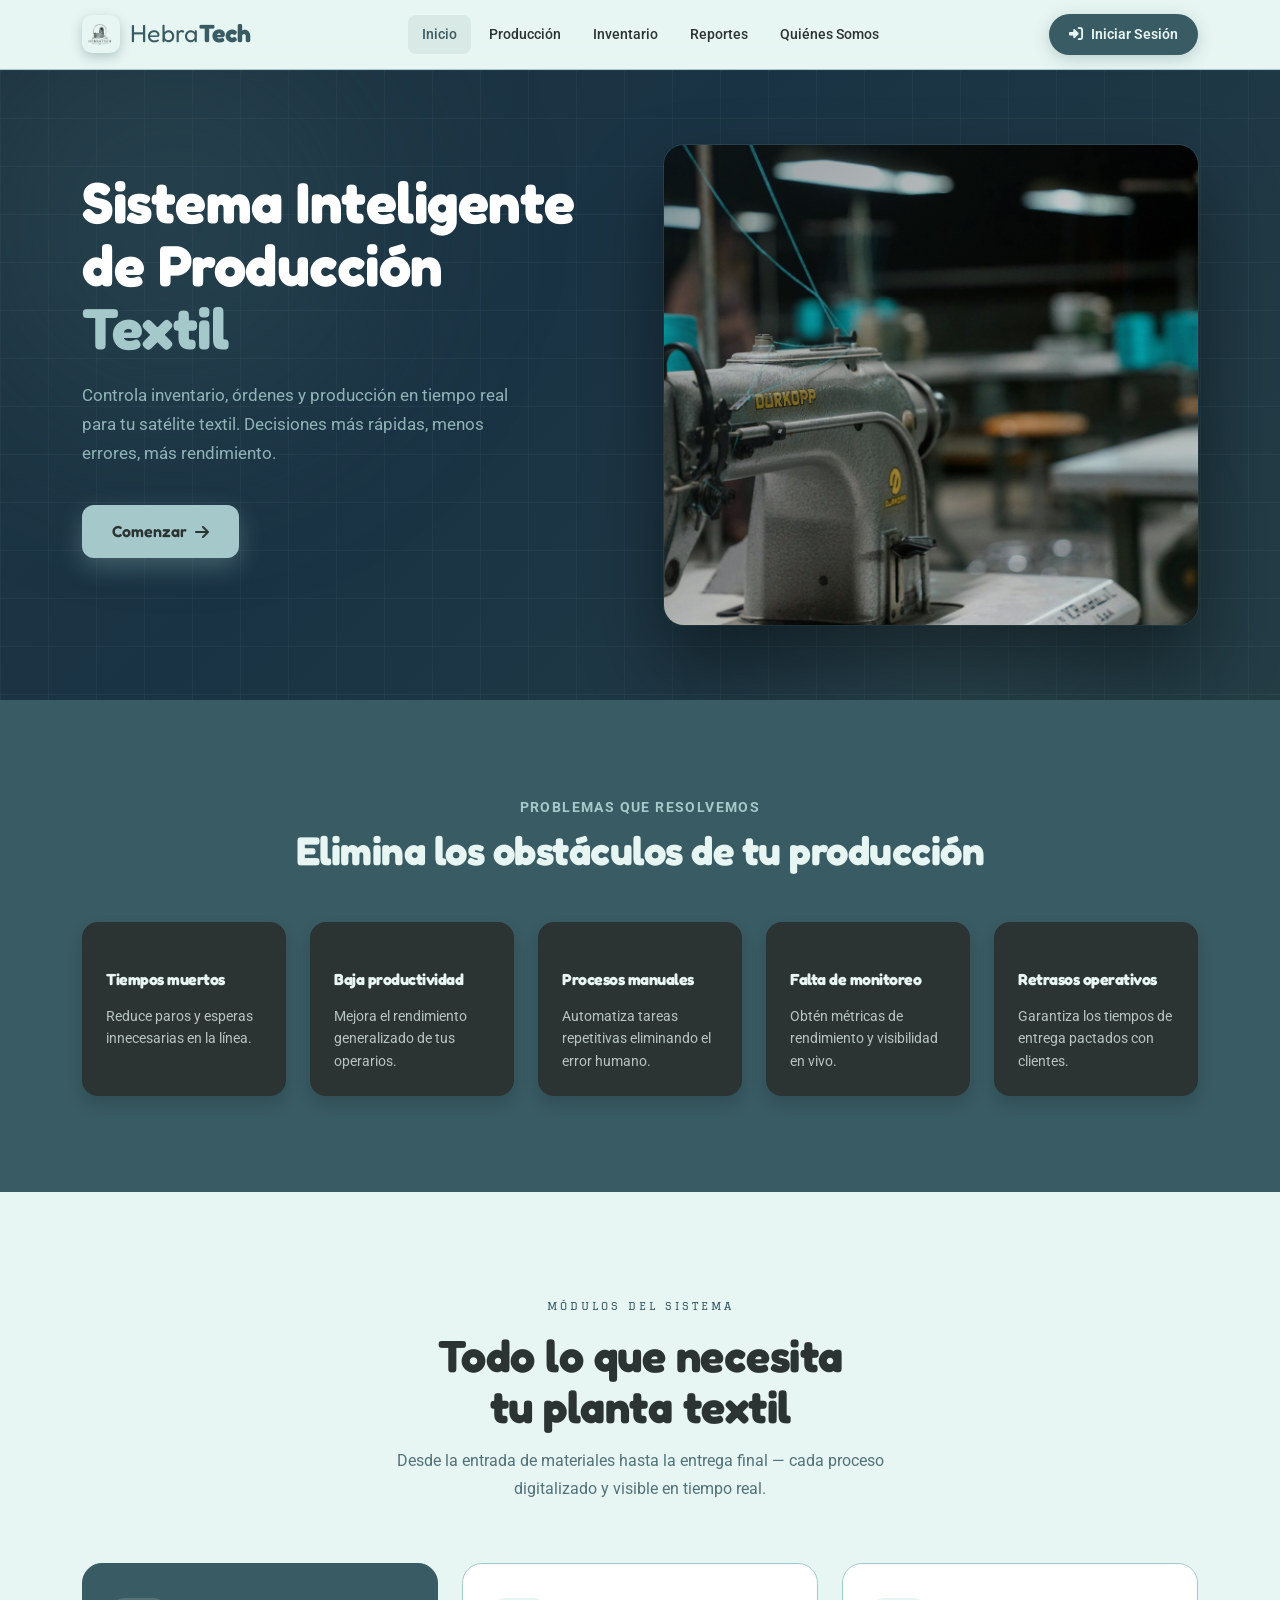
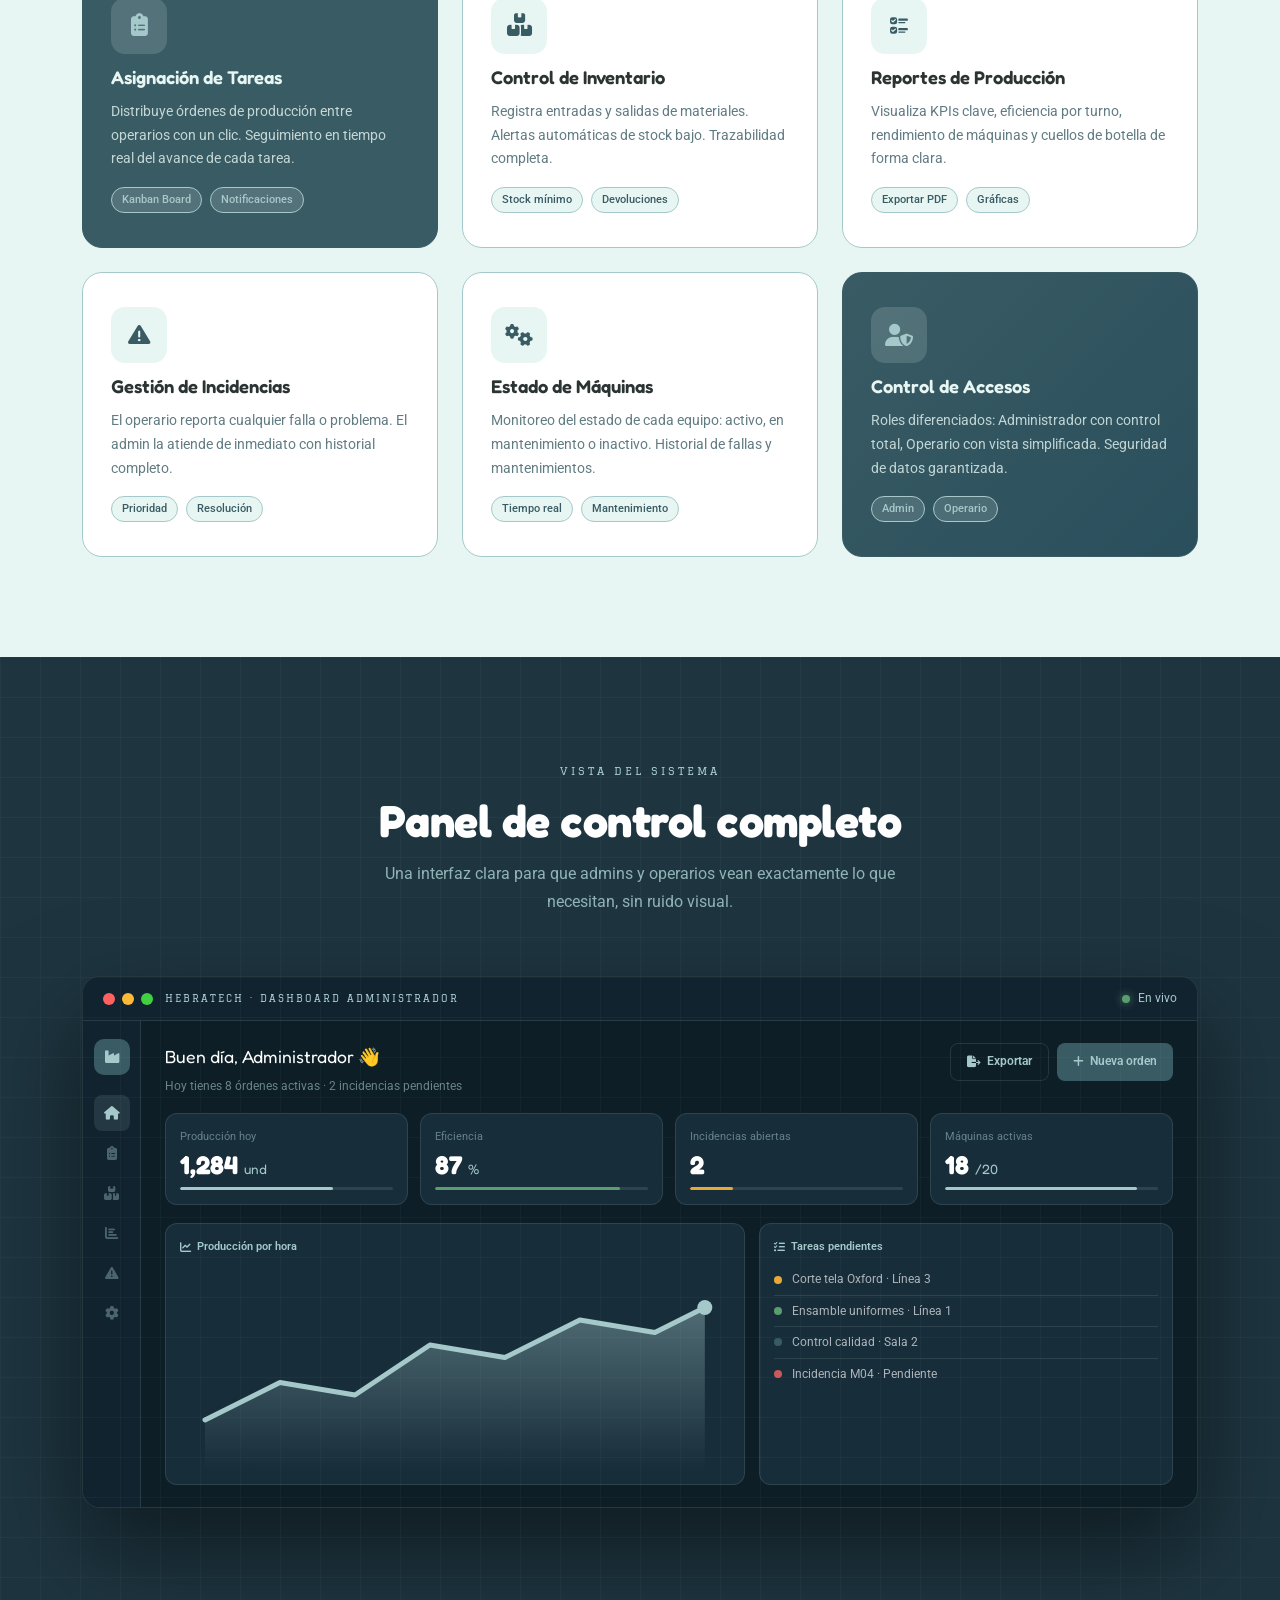
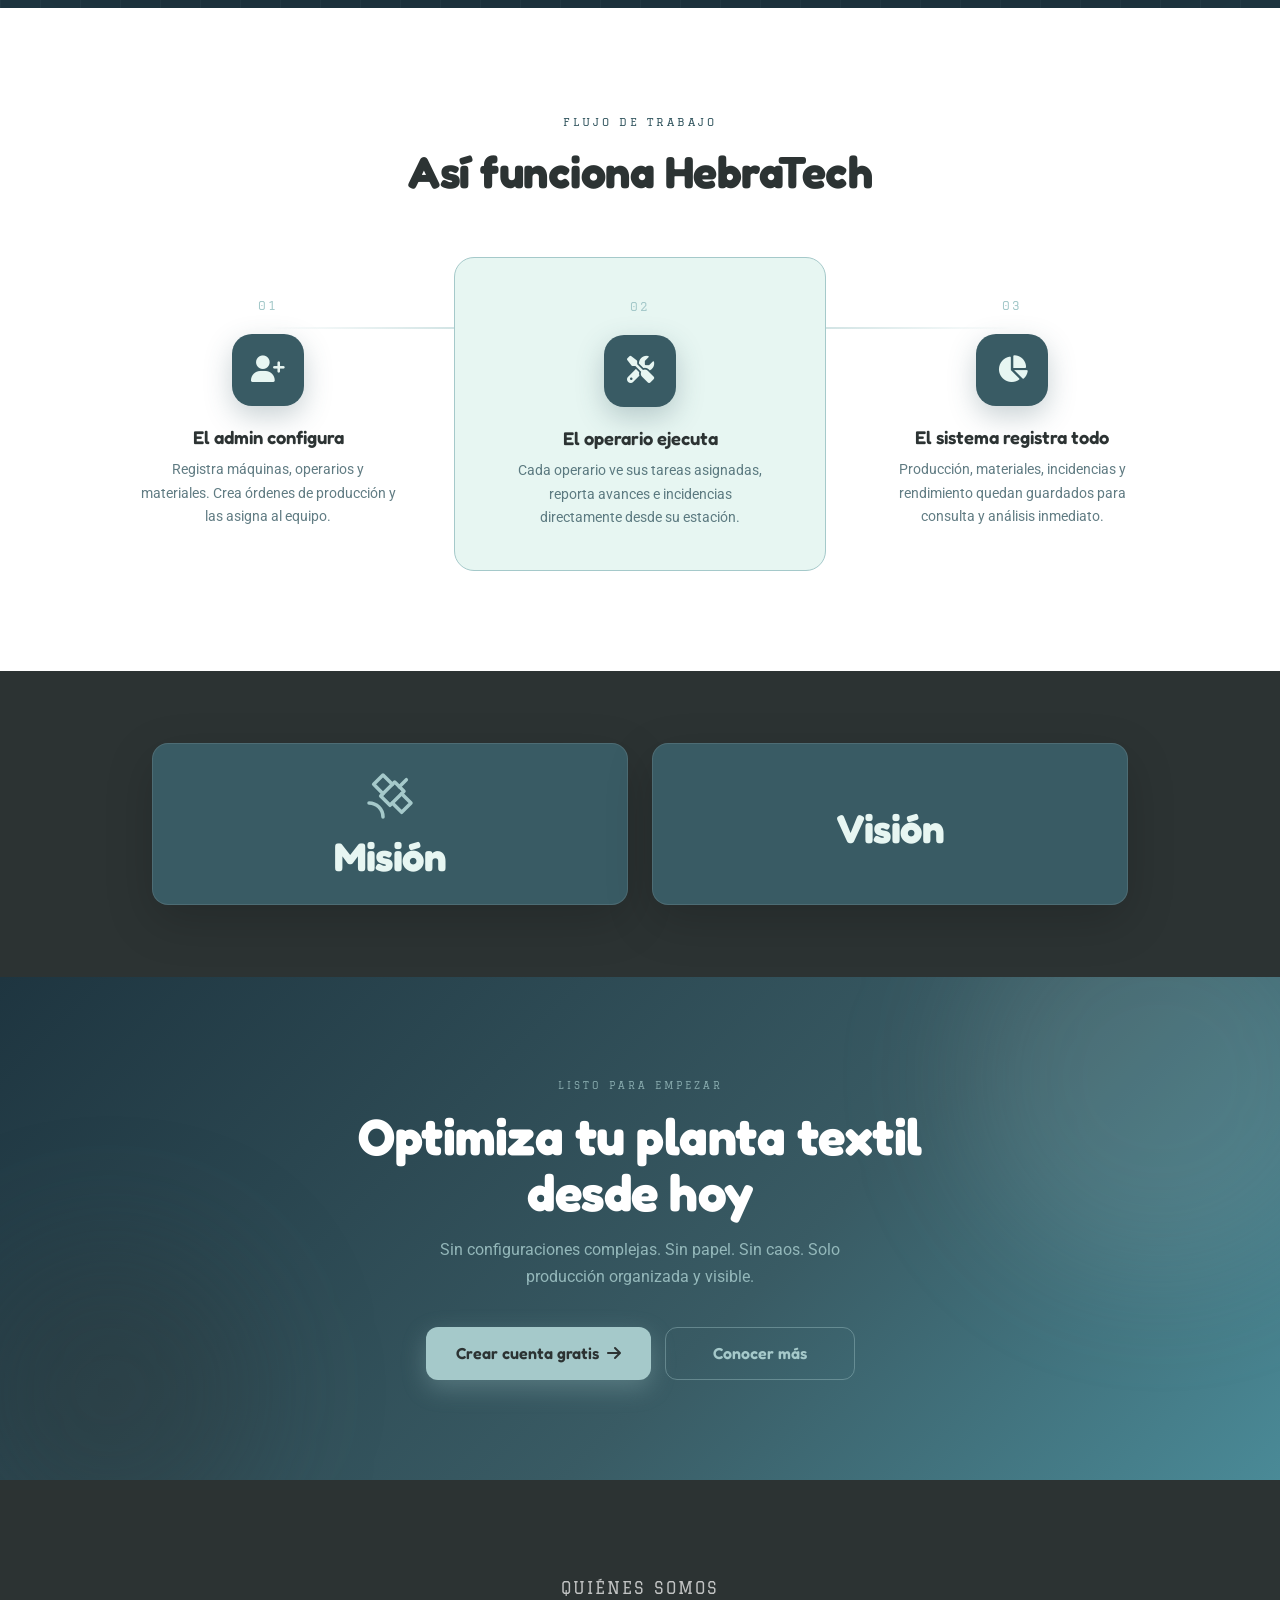
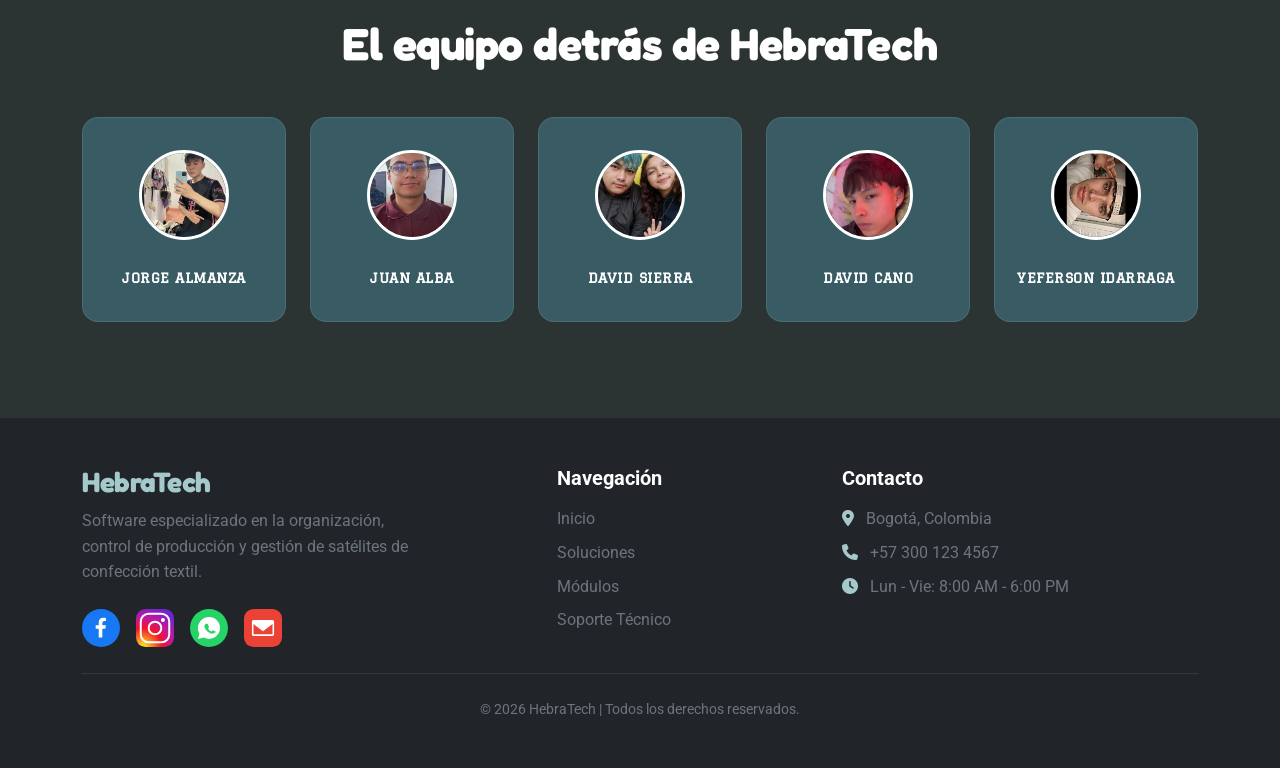
<file: index.html>
<!DOCTYPE html>
<html lang="es">

<head>
    <meta charset="UTF-8" />
    <meta name="viewport" content="width=device-width, initial-scale=1.0" />
    <title>HebraTech | Sistema Inteligente de Producción Textil</title>

    <!-- Google Fonts -->
    <link rel="preconnect" href="https://fonts.googleapis.com" />
    <link rel="preconnect" href="https://fonts.gstatic.com" crossorigin />
    <link
        href="https://fonts.googleapis.com/css2?family=Fredoka:wght@400;500;600;700&family=Graduate&family=Roboto:wght@300;400;500;700&display=swap"
        rel="stylesheet" />

    <!-- Bootstrap 5 -->
    <link href="https://cdn.jsdelivr.net/npm/bootstrap@5.3.3/dist/css/bootstrap.min.css" rel="stylesheet" />

    <!-- Font Awesome 6 -->
    <link rel="stylesheet" href="https://cdnjs.cloudflare.com/ajax/libs/font-awesome/6.5.0/css/all.min.css" />

    <!-- Custom CSS -->
    <link rel="stylesheet" href="css/style.css" />
</head>

<body>

    <!-- ── NAVBAR ── -->
    <nav class="ht-navbar navbar navbar-expand-lg">
        <div class="container-xl">

            <a class="ht-brand" href="#">
                <div class="brand-icon">
                    <img src="img/logo.png" alt="logohebratech" style="width:100%;height:auto;" />
                </div>
                <span>Hebra<strong>Tech</strong></span>
            </a>

            <button class="navbar-toggler ht-toggler" type="button" data-bs-toggle="collapse" data-bs-target="#mainNav"
                aria-label="Menú">
                <i class="fas fa-bars"></i>
            </button>

            <div class="collapse navbar-collapse" id="mainNav">
                <ul class="navbar-nav mx-auto gap-1">
                    <li class="nav-item"><a class="ht-nav-link active" href="#">Inicio</a></li>
                    <li class="nav-item"><a class="ht-nav-link" href="#">Producción</a></li>
                    <li class="nav-item"><a class="ht-nav-link" href="#">Inventario</a></li>
                    <li class="nav-item"><a class="ht-nav-link" href="#">Reportes</a></li>
                    <li class="nav-item"><a class="ht-nav-link" href="quienessomos.html">Quiénes Somos</a></li>
                </ul>
                <a href="Iniciosesion.html" class="btn-ht-login">
                    <i class="fas fa-right-to-bracket"></i>
                    <span>Iniciar Sesión</span>
                </a>
            </div>

        </div>
    </nav>


    <!-- ── HERO ── -->
    <section class="ht-hero">
        <div class="hero-grid-overlay"></div>
        <div class="orb orb-1"></div>
        <div class="orb orb-2"></div>

        <div class="container-xl">
            <div class="row align-items-center g-5">

                <!-- Texto izquierda -->
                <div class="col-lg-6">
                    <h1 class="hero-title">
                        Sistema Inteligente<br>
                        de Producción<br>
                        <span class="title-accent">Textil</span>
                    </h1>
                    <p class="hero-sub">
                        Controla inventario, órdenes y producción en tiempo real
                        para tu satélite textil. Decisiones más rápidas, menos errores,
                        más rendimiento.
                    </p>
                    <div class="hero-actions">
                        <a href="Iniciosesion.html" class="btn-hero-primary">
                            Comenzar <i class="fas fa-arrow-right"></i>
                        </a>
                    </div>
                </div>

                <!-- Imagen derecha -->
                <div class="col-lg-6 d-none d-lg-block">
                    <div class="hero-img-wrap">
                        <img src="img/imagenhero.jpg" alt="Máquina de coser textil" class="hero-img" />
                        <div class="hero-img-overlay"></div>
                    </div>
                </div>

            </div>
        </div>
    </section>


    <!-- ── CARDS ──-->
    <section id="soluciones" class="py-5 bg-hb-fortaleza">
        <div class="container py-5">

            <div class="text-center mb-5">
                <p class="text-hb-mentalidad fw-bold text-uppercase mb-2 small tracking-wider">Problemas que resolvemos
                </p>
                <h2 class="fw-bold text-hb-atencion display-6">Elimina los obstáculos de tu producción</h2>
            </div>

            <div class="row row-cols-1 row-cols-md-3 row-cols-lg-5 g-4">
                <div class="col">
                    <div class="card h-100 bg-hb-actitud border-0 p-4 rounded-4 hover-effect shadow">
                        <div class="text-hb-mentalidad mb-4"><i class="bi bi-clock-history display-5"></i></div>
                        <h6 class="text-hb-atencion fw-bold mb-3">Tiempos muertos</h6>
                        <p class="text-hb-atencion opacity-75 mb-0 small">Reduce paros y esperas innecesarias en la
                            línea.</p>
                    </div>
                </div>
                <div class="col">
                    <div class="card h-100 bg-hb-actitud border-0 p-4 rounded-4 hover-effect shadow">
                        <div class="text-hb-mentalidad mb-4"><i class="bi bi-person-down display-5"></i></div>
                        <h6 class="text-hb-atencion fw-bold mb-3">Baja productividad</h6>
                        <p class="text-hb-atencion opacity-75 mb-0 small">Mejora el rendimiento generalizado de tus
                            operarios.</p>
                    </div>
                </div>
                <div class="col">
                    <div class="card h-100 bg-hb-actitud border-0 p-4 rounded-4 hover-effect shadow">
                        <div class="text-hb-mentalidad mb-4"><i class="bi bi-layers display-5"></i></div>
                        <h6 class="text-hb-atencion fw-bold mb-3">Procesos manuales</h6>
                        <p class="text-hb-atencion opacity-75 mb-0 small">Automatiza tareas repetitivas eliminando el
                            error humano.</p>
                    </div>
                </div>
                <div class="col">
                    <div class="card h-100 bg-hb-actitud border-0 p-4 rounded-4 hover-effect shadow">
                        <div class="text-hb-mentalidad mb-4"><i class="bi bi-bar-chart-line display-5"></i></div>
                        <h6 class="text-hb-atencion fw-bold mb-3">Falta de monitoreo</h6>
                        <p class="text-hb-atencion opacity-75 mb-0 small">Obtén métricas de rendimiento y visibilidad en
                            vivo.</p>
                    </div>
                </div>
                <div class="col">
                    <div class="card h-100 bg-hb-actitud border-0 p-4 rounded-4 hover-effect shadow">
                        <div class="text-hb-mentalidad mb-4"><i class="bi bi-truck display-5"></i></div>
                        <h6 class="text-hb-atencion fw-bold mb-3">Retrasos operativos</h6>
                        <p class="text-hb-atencion opacity-75 mb-0 small">Garantiza los tiempos de entrega pactados con
                            clientes.</p>
                    </div>
                </div>
            </div>
        </div>
    </section>

    <!-- ── FEATURES ── -->
    <section class="ht-features" id="features">
        <div class="container-xl">
            <div class="text-center section-head">
                <div class="section-eyebrow">MÓDULOS DEL SISTEMA</div>
                <h2 class="section-title">Todo lo que necesita<br>tu planta textil</h2>
                <p class="section-sub">
                    Desde la entrada de materiales hasta la entrega final —
                    cada proceso digitalizado y visible en tiempo real.
                </p>
            </div>

            <div class="row g-4 feat-grid">
                <div class="col-md-6 col-lg-4">
                    <div class="feat-card fc-dark">
                        <div class="fc-icon"><i class="fas fa-clipboard-list"></i></div>
                        <h5>Asignación de Tareas</h5>
                        <p>Distribuye órdenes de producción entre operarios con un clic. Seguimiento en tiempo real del
                            avance de cada tarea.</p>
                        <div class="fc-footer">
                            <span class="fc-tag">Kanban Board</span>
                            <span class="fc-tag">Notificaciones</span>
                        </div>
                    </div>
                </div>
                <div class="col-md-6 col-lg-4">
                    <div class="feat-card">
                        <div class="fc-icon"><i class="fas fa-boxes-stacked"></i></div>
                        <h5>Control de Inventario</h5>
                        <p>Registra entradas y salidas de materiales. Alertas automáticas de stock bajo. Trazabilidad
                            completa.</p>
                        <div class="fc-footer">
                            <span class="fc-tag">Stock mínimo</span>
                            <span class="fc-tag">Devoluciones</span>
                        </div>
                    </div>
                </div>
                <div class="col-md-6 col-lg-4">
                    <div class="feat-card">
                        <div class="fc-icon">
                            <svg xmlns="http://www.w3.org/2000/svg" width="19" height="19" fill="currentColor"
                                class="bi bi-ui-checks" viewBox="0 0 16 16">
                                <path
                                    d="M7 2.5a.5.5 0 0 1 .5-.5h7a.5.5 0 0 1 .5.5v1a.5.5 0 0 1-.5.5h-7a.5.5 0 0 1-.5-.5zM2 1a2 2 0 0 0-2 2v2a2 2 0 0 0 2 2h2a2 2 0 0 0 2-2V3a2 2 0 0 0-2-2zm0 8a2 2 0 0 0-2 2v2a2 2 0 0 0 2 2h2a2 2 0 0 0 2-2v-2a2 2 0 0 0-2-2zm.854-3.646a.5.5 0 0 1-.708 0l-1-1a.5.5 0 1 1 .708-.708l.646.647 1.646-1.647a.5.5 0 1 1 .708.708zm0 8a.5.5 0 0 1-.708 0l-1-1a.5.5 0 0 1 .708-.708l.646.647 1.646-1.647a.5.5 0 0 1 .708.708zM7 10.5a.5.5 0 0 1 .5-.5h7a.5.5 0 0 1 .5.5v1a.5.5 0 0 1-.5.5h-7a.5.5 0 0 1-.5-.5zm0-5a.5.5 0 0 1 .5-.5h5a.5.5 0 0 1 0 1h-5a.5.5 0 0 1-.5-.5m0 8a.5.5 0 0 1 .5-.5h5a.5.5 0 0 1 0 1h-5a.5.5 0 0 1-.5-.5" />
                            </svg>
                        </div>
                        <h5>Reportes de Producción</h5>
                        <p>Visualiza KPIs clave, eficiencia por turno, rendimiento de máquinas y cuellos de botella de
                            forma clara.</p>
                        <div class="fc-footer">
                            <span class="fc-tag">Exportar PDF</span>
                            <span class="fc-tag">Gráficas</span>
                        </div>
                    </div>
                </div>
                <div class="col-md-6 col-lg-4">
                    <div class="feat-card">
                        <div class="fc-icon"><i class="fas fa-triangle-exclamation"></i></div>
                        <h5>Gestión de Incidencias</h5>
                        <p>El operario reporta cualquier falla o problema. El admin la atiende de inmediato con
                            historial completo.</p>
                        <div class="fc-footer">
                            <span class="fc-tag">Prioridad</span>
                            <span class="fc-tag">Resolución</span>
                        </div>
                    </div>
                </div>
                <div class="col-md-6 col-lg-4">
                    <div class="feat-card">
                        <div class="fc-icon"><i class="fas fa-gears"></i></div>
                        <h5>Estado de Máquinas</h5>
                        <p>Monitoreo del estado de cada equipo: activo, en mantenimiento o inactivo. Historial de fallas
                            y mantenimientos.</p>
                        <div class="fc-footer">
                            <span class="fc-tag">Tiempo real</span>
                            <span class="fc-tag">Mantenimiento</span>
                        </div>
                    </div>
                </div>
                <div class="col-md-6 col-lg-4">
                    <div class="feat-card fc-accent">
                        <div class="fc-icon"><i class="fas fa-user-shield"></i></div>
                        <h5>Control de Accesos</h5>
                        <p>Roles diferenciados: Administrador con control total, Operario con vista simplificada.
                            Seguridad de datos garantizada.</p>
                        <div class="fc-footer">
                            <span class="fc-tag">Admin</span>
                            <span class="fc-tag">Operario</span>
                        </div>
                    </div>
                </div>
            </div>
        </div>
    </section>

    <!-- ── DASHBOARD PREVIEW ── -->
    <section class="ht-preview" id="demo">
        <div class="container-xl">
            <div class="text-center section-head">
                <div class="section-eyebrow" style="color:var(--accent)">VISTA DEL SISTEMA</div>
                <h2 class="section-title" style="color:#fff">Panel de control completo</h2>
                <p class="section-sub" style="color:var(--accent)">
                    Una interfaz clara para que admins y operarios vean exactamente lo que necesitan, sin ruido visual.
                </p>
            </div>

            <div class="full-dash-wrap">
                <div class="full-dash-topbar">
                    <div class="dash-dots">
                        <span class="dot dot-r"></span>
                        <span class="dot dot-y"></span>
                        <span class="dot dot-g"></span>
                    </div>
                    <span
                        style="font-family:var(--ff-label);font-size:0.65rem;letter-spacing:2px;color:var(--accent);margin-left:12px">
                        HEBRATECH · DASHBOARD ADMINISTRADOR
                    </span>
                    <div class="ms-auto d-flex gap-2 align-items-center">
                        <span class="live-dot"></span>
                        <span style="font-size:0.75rem;color:var(--accent)">En vivo</span>
                    </div>
                </div>

                <div class="full-dash-body">
                    <!-- Sidebar -->
                    <div class="full-dash-sidebar">
                        <div class="sidebar-logo"><i class="fas fa-industry"></i></div>
                        <div class="sidebar-nav">
                            <div class="sb-item active"><i class="fas fa-house"></i></div>
                            <div class="sb-item"><i class="fas fa-clipboard-list"></i></div>
                            <div class="sb-item"><i class="fas fa-boxes-stacked"></i></div>
                            <div class="sb-item"><i class="fas fa-chart-bar"></i></div>
                            <div class="sb-item"><i class="fas fa-triangle-exclamation"></i></div>
                            <div class="sb-item"><i class="fas fa-gear"></i></div>
                        </div>
                    </div>

                    <!-- Main area -->
                    <div class="full-dash-main">
                        <div class="fd-greeting">
                            <div>
                                <p class="fd-greeting-title">Buen día, Administrador <span>👋</span></p>
                                <p class="fd-greeting-sub">Hoy tienes 8 órdenes activas · 2 incidencias pendientes</p>
                            </div>
                            <div class="d-flex gap-2">
                                <button class="fd-btn-outline"><i class="fas fa-file-export"></i> Exportar</button>
                                <button class="fd-btn-primary"><i class="fas fa-plus"></i> Nueva orden</button>
                            </div>
                        </div>

                        <div class="fd-kpi-row">
                            <div class="fd-kpi">
                                <span class="fd-kpi-label">Producción hoy</span>
                                <span class="fd-kpi-val">1,284 <small>und</small></span>
                                <div class="fd-kpi-bar">
                                    <div style="width:72%"></div>
                                </div>
                            </div>
                            <div class="fd-kpi">
                                <span class="fd-kpi-label">Eficiencia</span>
                                <span class="fd-kpi-val">87 <small>%</small></span>
                                <div class="fd-kpi-bar">
                                    <div style="width:87%;background:#5a9e6f"></div>
                                </div>
                            </div>
                            <div class="fd-kpi">
                                <span class="fd-kpi-label">Incidencias abiertas</span>
                                <span class="fd-kpi-val">2</span>
                                <div class="fd-kpi-bar">
                                    <div style="width:20%;background:#e8a838"></div>
                                </div>
                            </div>
                            <div class="fd-kpi">
                                <span class="fd-kpi-label">Máquinas activas</span>
                                <span class="fd-kpi-val">18 <small>/20</small></span>
                                <div class="fd-kpi-bar">
                                    <div style="width:90%"></div>
                                </div>
                            </div>
                        </div>

                        <div class="fd-bottom-row">
                            <div class="fd-mini-chart">
                                <p class="fd-section-title"><i class="fas fa-chart-line"></i> Producción por hora</p>
                                <svg viewBox="0 0 220 80" xmlns="http://www.w3.org/2000/svg">
                                    <defs>
                                        <linearGradient id="lineGrad" x1="0" y1="0" x2="0" y2="1">
                                            <stop offset="0%" stop-color="#A5C9CA" stop-opacity="0.4" />
                                            <stop offset="100%" stop-color="#A5C9CA" stop-opacity="0" />
                                        </linearGradient>
                                    </defs>
                                    <path d="M10,60 L40,45 L70,50 L100,30 L130,35 L160,20 L190,25 L210,15" fill="none"
                                        stroke="#A5C9CA" stroke-width="2" stroke-linecap="round"
                                        stroke-linejoin="round" />
                                    <path
                                        d="M10,60 L40,45 L70,50 L100,30 L130,35 L160,20 L190,25 L210,15 L210,80 L10,80 Z"
                                        fill="url(#lineGrad)" />
                                    <circle cx="210" cy="15" r="3" fill="#A5C9CA" />
                                </svg>
                            </div>
                            <div class="fd-tasks-mini">
                                <p class="fd-section-title"><i class="fas fa-list-check"></i> Tareas pendientes</p>
                                <div class="fd-task-item">
                                    <span class="fd-task-dot" style="background:#e8a838"></span>
                                    <span>Corte tela Oxford · Línea 3</span>
                                </div>
                                <div class="fd-task-item">
                                    <span class="fd-task-dot" style="background:#5a9e6f"></span>
                                    <span>Ensamble uniformes · Línea 1</span>
                                </div>
                                <div class="fd-task-item">
                                    <span class="fd-task-dot" style="background:#395B64"></span>
                                    <span>Control calidad · Sala 2</span>
                                </div>
                                <div class="fd-task-item">
                                    <span class="fd-task-dot" style="background:#c85a5a"></span>
                                    <span>Incidencia M04 · Pendiente</span>
                                </div>
                            </div>
                        </div>
                    </div>
                </div>
            </div>
        </div>
    </section>

    <!-- ── HOW IT WORKS ── -->
    <section class="ht-how">
        <div class="container-xl">
            <div class="text-center section-head">
                <div class="section-eyebrow">FLUJO DE TRABAJO</div>
                <h2 class="section-title">Así funciona HebraTech</h2>
            </div>

            <div class="row g-0 how-timeline">
                <div class="col-md-4">
                    <div class="how-step">
                        <div class="how-num">01</div>
                        <div class="how-icon"><i class="fas fa-user-plus"></i></div>
                        <h5>El admin configura</h5>
                        <p>Registra máquinas, operarios y materiales. Crea órdenes de producción y las asigna al equipo.
                        </p>
                    </div>
                </div>
                <div class="col-md-4">
                    <div class="how-step how-step-mid">
                        <div class="how-num">02</div>
                        <div class="how-icon"><i class="fas fa-screwdriver-wrench"></i></div>
                        <h5>El operario ejecuta</h5>
                        <p>Cada operario ve sus tareas asignadas, reporta avances e incidencias directamente desde su
                            estación.</p>
                    </div>
                </div>
                <div class="col-md-4">
                    <div class="how-step">
                        <div class="how-num">03</div>
                        <div class="how-icon"><i class="fas fa-chart-pie"></i></div>
                        <h5>El sistema registra todo</h5>
                        <p>Producción, materiales, incidencias y rendimiento quedan guardados para consulta y análisis
                            inmediato.</p>
                    </div>
                </div>
            </div>
        </div>
    </section>

    <!-- ── Mision Y Vision ── -->
     <section id="mision-vision" class="py-5 bg-hb-actitud">
        <div class="container py-4"> 
            <div class="row row-cols-1 row-cols-md-2 g-4 justify-content-center mx-auto" style="max-width: 1000px;">
                
                <div class="col">
                    <div class="mv-interactive-card h-100 bg-hb-fortaleza p-4 rounded-4 shadow-lg text-center border border-light border-opacity-10">
                        <div class="mv-initial-content">
                            <svg xmlns="http://www.w3.org/2000/svg" width="1em" height="1em" viewBox="0 0 24 24" fill="none" stroke="currentColor" stroke-width="1.5" stroke-linecap="round" stroke-linejoin="round" class="display-4 text-hb-mentalidad mb-2 d-block mx-auto">
                                <path d="M13 7 9 3 5 7l4 4"/>
                                <path d="m17 11 4 4-4 4-4-4"/>
                                <path d="m8 12 4 4 6-6-4-4Z"/>
                                <path d="m16 8 3-3"/>
                                <path d="M9 21a6 6 0 0 0-6-6"/>
                            </svg>
                            <h3 class="display-6 fw-bold text-hb-atencion mb-0">Misión</h3>
                        </div>
                        <div class="mv-hidden-content">
                            <p class="text-hb-atencion fs-6 lh-base mb-0 pt-3 border-top border-light border-opacity-10">
                                Desarrollar soluciones tecnológicas innovadoras que optimicen la organización y gestión de los satélites de confección textil, impulsando su productividad, control operativo y eficiencia competitiva en la industria.
                            </p>
                        </div>
                    </div>
                </div>

                <div class="col">
                    <div class="mv-interactive-card h-100 bg-hb-fortaleza p-4 rounded-4 shadow-lg text-center border border-light border-opacity-10">
                        <div class="mv-initial-content">
                            <i class="bi bi-rocket-takeoff display-4 text-hb-mentalidad mb-2 d-block"></i>
                            <h3 class="display-6 fw-bold text-hb-atencion mb-0">Visión</h3>
                        </div>
                        <div class="mv-hidden-content">
                            <p class="text-hb-atencion fs-6 lh-base mb-0 pt-3 border-top border-light border-opacity-10">
                                Ser la plataforma líder en modernización textil, reconocida por transformar la manufactura y los satélites de confección mediante herramientas digitales accesibles, eficientes y de alto impacto estructural.
                            </p>
                        </div>
                    </div>
                </div>

            </div>
        </div>
    </section>

    <!-- ── CTA BANNER ── -->
    <section class="ht-cta">
        <div class="cta-orb cta-orb-1"></div>
        <div class="cta-orb cta-orb-2"></div>
        <div class="container-xl position-relative" style="z-index:2">
            <div class="row justify-content-center text-center">
                <div class="col-lg-7">
                    <div class="cta-eyebrow">LISTO PARA EMPEZAR</div>
                    <h2 class="cta-title">Optimiza tu planta textil<br>desde hoy</h2>
                    <p class="cta-sub">Sin configuraciones complejas. Sin papel. Sin caos. Solo producción organizada y
                        visible.</p>
                    <div class="cta-actions">
                        <a href="Iniciosesion.html" class="btn-hero-primary btn-cta">
                            Crear cuenta gratis <i class="fas fa-arrow-right"></i>
                        </a>
                        <a href="quienessomos.html" class="btn-hero-ghost btn-cta">
                            Conocer más
                        </a>
                    </div>
                </div>
            </div>
        </div>
    </section>

    <!-- Desarrolladores -->
    <section class="team-section" id="equipo">
        <div class="container">
            <div class="text-center mb-5 fade-up">
                <p class="section-label" style="color: var(--white); opacity: .7; text-transform: uppercase; letter-spacing: 2px;">Quiénes somos</p>
                <h2 class="section-title" style="color: var(--white);">El equipo detrás de HebraTech</h2>
            </div>
            
            <div class="row row-cols-2 row-cols-md-3 row-cols-lg-5 g-4 justify-content-center">

                <div class="col fade-up">
                    <div class="team-card">
                        <div class="team-avatar">
                            <img src="img/jorge.jpeg" alt="Jorge Almanza">
                        </div>
                        <div class="team-name">Jorge Almanza</div>
                    </div>
                </div>

                <div class="col fade-up">
                    <div class="team-card">
                        <div class="team-avatar">
                            <img src="img/juanalba.jpeg" alt="Juan Alba">
                        </div>
                        <div class="team-name">Juan Alba</div>
                    </div>
                </div>

                <div class="col fade-up">
                    <div class="team-card">
                        <div class="team-avatar">
                            <img src="img/david.png" alt="David Sierra">
                        </div>
                        <div class="team-name">David Sierra</div>
                    </div>
                </div>

                <div class="col fade-up">
                    <div class="team-card">
                        <div class="team-avatar">
                            <img src="img/santiago.jpeg" alt="David Cano">
                        </div>
                        <div class="team-name">David Cano</div>
                    </div>
                </div>

                <div class="col fade-up">
                    <div class="team-card">
                        <div class="team-avatar">
                            <img src="img/yeferson.jpeg" alt="Yeferson Idarraga">
                        </div>
                        <div class="team-name">Yeferson Idarraga</div>
                    </div>
                </div>

            </div>
        </div>
    </section>


    <!-- FOOTER -->
    <footer class="bg-dark text-white p-5" id="contacto">
        <div class="container">
            <div class="row text-center text-md-start gy-4">

                <div class="col-md-5">
                    <h3 class="fw-bold text-success" style="color: #A5C9CA !important;">HebraTech</h3>
                    <p class="text-secondary mb-4" style="max-width: 350px;">
                        Software especializado en la organización, control de producción y gestión de satélites de confección textil.
                    </p>
                    
                    <div class="d-flex justify-content-center justify-content-md-start gap-3 mt-3">
                        <a href="#" class="social-btn" title="Facebook">
                            <svg xmlns="http://www.w3.org/2000/svg" viewBox="0 0 48 48" width="38" height="38">
                                <circle cx="24" cy="24" r="24" fill="#1877F2" />
                                <path fill="#fff" d="M29.5 25l.7-4.5H25.8v-2.9c0-1.2.6-2.4 2.5-2.4h1.9v-3.8s-1.7-.3-3.4-.3c-3.5 0-5.7 2.1-5.7 5.9V20.5h-3.8V25h3.8v10.9c.8.1 1.5.1 2.3.1s1.6-.1 2.3-.1V25z" />
                            </svg>
                        </a>
                        <a href="#" class="social-btn" title="Instagram">
                            <svg xmlns="http://www.w3.org/2000/svg" viewBox="0 0 48 48" width="38" height="38">
                                <radialGradient id="ig1" cx="19%" cy="99%" r="108%">
                                    <stop offset="0%" stop-color="#FFD521" />
                                    <stop offset="5%" stop-color="#FFD521" />
                                    <stop offset="45%" stop-color="#F3122A" />
                                    <stop offset="70%" stop-color="#C2189A" />
                                    <stop offset="100%" stop-color="#7024D0" />
                                </radialGradient>
                                <rect width="48" height="48" rx="12" fill="url(#ig1)" />
                                <rect x="6" y="6" width="36" height="36" rx="10" fill="none" stroke="#fff" stroke-width="2.5" />
                                <circle cx="24" cy="24" r="8" fill="none" stroke="#fff" stroke-width="2.5" />
                                <circle cx="34" cy="14" r="2.5" fill="#fff" />
                            </svg>
                        </a>
                        <a href="#" class="social-btn" title="WhatsApp">
                            <svg xmlns="http://www.w3.org/2000/svg" viewBox="0 0 48 48" width="38" height="38">
                                <circle cx="24" cy="24" r="24" fill="#25D366" />
                                <path fill="#fff" d="M24 10C16.3 10 10 16.3 10 24c0 2.4.7 4.8 1.9 6.8L10 38l7.5-1.9c2 1.1 4.2 1.7 6.5 1.7 7.7 0 14-6.3 14-14S31.7 10 24 10zm7.3 19.3c-.3.9-1.8 1.7-2.5 1.8-.6.1-1.4.1-2.3-.1-3.1-.8-5.1-3-6.8-5.4-1-1.4-1.4-2.6-1.4-3.7 0-1.2.6-2.1 1.1-2.6.5-.5 1-.6 1.4-.6h1c.3 0 .6.2.8.7l1.2 3c.2.5.1.9-.1 1.3l-.7.8c-.2.2-.2.5 0 .7 1 1.5 2.2 2.5 3.8 3.2.3.1.5.1.7-.1l.7-.9c.3-.4.7-.5 1.1-.3l2.7 1.3c.5.2.8.5.5 1.4z" />
                            </svg>
                        </a>
                        <a href="mailto:contacto@hebratech.co" class="social-btn" title="Correo">
                            <svg xmlns="http://www.w3.org/2000/svg" viewBox="0 0 48 48" width="38" height="38">
                                <rect width="48" height="48" rx="12" fill="#EA4335" />
                                <path fill="#fff" d="M10 16v16a2 2 0 002 2h24a2 2 0 002-2V16a2 2 0 00-2-2H12a2 2 0 00-2 2zm2 0l12 9 12-9H12zm0 16V19l12 9 12-9v13H12z" />
                            </svg>
                        </a>
                    </div>
                </div>

                <div class="col-md-3">
                    <h5 class="fw-bold mb-3" style="color: #ffffff;">Navegación</h5>
                    <ul class="list-unstyled d-flex flex-column gap-2">
                        <li><a href="#" class="text-secondary text-decoration-none hover-link">Inicio</a></li>
                        <li><a href="#soluciones" class="text-secondary text-decoration-none hover-link">Soluciones</a></li>
                        <li><a href="#features" class="text-secondary text-decoration-none hover-link">Módulos</a></li>
                        <li><a href="#contacto" class="text-secondary text-decoration-none hover-link">Soporte Técnico</a></li>
                    </ul>
                </div>

                <div class="col-md-4">
                    <h5 class="fw-bold mb-3" style="color: #ffffff;">Contacto</h5>
                    <ul class="list-unstyled d-flex flex-column gap-2 text-secondary">
                        <li><i class="fas fa-location-dot me-2" style="color: #A5C9CA;"></i> Bogotá, Colombia</li>
                        <li><i class="fas fa-phone me-2" style="color: #A5C9CA;"></i> +57 300 123 4567</li>
                        <li><i class="fas fa-clock me-2" style="color: #A5C9CA;"></i> Lun - Vie: 8:00 AM - 6:00 PM</li>
                    </ul>
                </div>

            </div>

            <hr class="border-secondary my-4">

            <div class="text-center text-secondary small">
                <p class="mb-0">© 2026 HebraTech | Todos los derechos reservados.</p>
            </div>
        </div>
    </footer>

    <!-- Bootstrap JS -->
    <script>
        // Intersection Observer para las animaciones de aparición
        const observer = new IntersectionObserver((entries) => {
            entries.forEach(e => {
                // Añadimos tanto 'in-view' como 'visible' para asegurar compatibilidad con tu CSS
                if (e.isIntersecting) {
                    e.target.classList.add('in-view');
                    e.target.classList.add('visible');
                }
            });
        }, { threshold: 0.15 });

        // IMPORTANTE: Añadimos '.fade-up' al final de este selector
        document.querySelectorAll('.stat-card, .feat-card, .how-step, .fd-kpi, .fade-up').forEach(el => observer.observe(el));
    </script>

</body>

</html>
</file>
<file: css/style.css>
:root {
  --primary:       #395B64;
  --primary-dark:  #2C3333;
  --primary-deep:  #1e3540;
  --accent:        #A5C9CA;
  --bg-light:      #E7F6F2;
  --white:         #ffffff;
  --border:        rgba(165, 201, 202, 0.3);
  --border-solid:  #A5C9CA;

  --dash-bg:       #0d1e26;
  --dash-surface:  #122330;
  --dash-card:     #172d3a;
  --dash-border:   rgba(165, 201, 202, 0.15);

  --success:  #5a9e6f;
  --warning:  #e8a838;
  --danger:   #c85a5a;
  --inactive: #4a6370;

  --ff-display: 'Fredoka', sans-serif;
  --ff-label:   'Graduate', serif;
  --ff-body:    'Roboto', sans-serif;

  --section-py: 100px;
}

*, *::before, *::after { box-sizing: border-box; margin: 0; padding: 0; }

html { scroll-behavior: smooth; }

body {
  font-family: var(--ff-body);
  background-color: var(--bg-light);
  color: var(--primary-dark);
  overflow-x: hidden;
  line-height: 1.6;
}


/* ──────────────────────────────────────────
   1. NAVBAR
────────────────────────────────────────── */
.ht-navbar {
  background: rgba(231, 246, 242, 0.88);
  backdrop-filter: blur(16px);
  -webkit-backdrop-filter: blur(16px);
  border-bottom: 1px solid var(--border-solid);
  padding: 14px 0;
  position: sticky;
  top: 0;
  z-index: 1050;
  transition: box-shadow 0.3s;
}

.ht-navbar.scrolled {
  box-shadow: 0 4px 24px rgba(57, 91, 100, 0.12);
}

.ht-brand {
  display: flex;
  align-items: center;
  gap: 10px;
  text-decoration: none;
  font-family: var(--ff-display);
  font-size: 1.55rem;
  color: var(--primary);
  font-weight: 400;
  letter-spacing: 0.3px;
  flex-shrink: 0;
}
.ht-brand strong { font-weight: 700; }

.brand-icon {
  width: 38px; height: 38px;
  border-radius: 10px;
  display: flex; align-items: center; justify-content: center;
  color: var(--bg-light);
  font-size: 0.95rem;
  flex-shrink: 0;
  box-shadow: 0 4px 12px rgba(57,91,100,0.3);
}

.ht-nav-link {
  font-family: var(--ff-body);
  font-size: 0.88rem;
  font-weight: 500;
  color: var(--primary-dark);
  text-decoration: none;
  padding: 8px 14px;
  border-radius: 8px;
  transition: all 0.2s;
  display: block;
}
.ht-nav-link:hover,
.ht-nav-link.active {
  color: var(--primary);
  background: rgba(57, 91, 100, 0.08);
}

.btn-ht-login {
  display: flex;
  align-items: center;
  gap: 8px;
  background: var(--primary);
  color: var(--bg-light);
  font-family: var(--ff-body);
  font-weight: 600;
  font-size: 0.88rem;
  padding: 9px 20px;
  border-radius: 50px;
  text-decoration: none;
  transition: all 0.3s ease;
  white-space: nowrap;
  box-shadow: 0 4px 16px rgba(57,91,100,0.25);
}
.btn-ht-login:hover {
  background: var(--primary-dark);
  color: var(--bg-light);
  transform: translateY(-1px);
  box-shadow: 0 6px 20px rgba(57,91,100,0.32);
}

.ht-toggler {
  background: transparent;
  border: none;
  color: var(--primary);
  font-size: 1.2rem;
  padding: 4px 8px;
}


/* ──────────────────────────────────────────
   2. BODY
────────────────────────────────────────── */
.ht-hero {
  background: linear-gradient(135deg, var(--primary-deep) 0%, #1a3344 40%, #243d45 100%);
  min-height: 70vh;
  display: flex;
  align-items: center;
  padding: 30px;
  position: relative;
  overflow: hidden;
}

.hero-grid-overlay {
  position: absolute;
  inset: 0;
  background-image:
    linear-gradient(rgba(165,201,202,0.05) 1px, transparent 1px),
    linear-gradient(90deg, rgba(165,201,202,0.05) 1px, transparent 1px);
  background-size: 48px 48px;
  pointer-events: none;
}

.orb {
  position: absolute;
  border-radius: 50%;
  pointer-events: none;
  filter: blur(80px);
}
.orb-1 {
  width: 550px; height: 550px;
  background: radial-gradient(circle, rgba(57,91,100,0.45) 0%, transparent 70%);
  top: -120px; left: -100px;
  animation: orbFloat 8s ease-in-out infinite alternate;
}
.orb-2 {
  width: 400px; height: 400px;
  background: radial-gradient(circle, rgba(165,201,202,0.18) 0%, transparent 70%);
  bottom: -60px; right: 10%;
  animation: orbFloat 10s ease-in-out infinite alternate-reverse;
}
@keyframes orbFloat {
  from { transform: translate(0, 0); }
  to   { transform: translate(30px, 20px); }
}

@keyframes fadeInUp {
  from { opacity: 0; transform: translateY(24px); }
  to   { opacity: 1; transform: translateY(0); }
}

@keyframes pulse {
  0%, 100% { opacity: 1; transform: scale(1); }
  50%       { opacity: 0.6; transform: scale(1.3); }
}

.hero-title {
  font-family: var(--ff-display);
  font-size: clamp(2.4rem, 4.5vw, 4rem);
  font-weight: 700;
  color: #fff;
  line-height: 1.1;
  letter-spacing: -0.5px;
  margin-bottom: 20px;
  animation: fadeInUp 0.7s ease 0.1s both;
}
.title-accent {
  color: var(--accent);
}

.hero-sub {
  font-family: var(--ff-body);
  font-size: 1.05rem;
  color: rgba(165, 201, 202, 0.85);
  max-width: 460px;
  line-height: 1.75;
  margin-bottom: 36px;
  animation: fadeInUp 0.7s ease 0.2s both;
}

.hero-actions {
  display: flex;
  gap: 14px;
  flex-wrap: wrap;
  margin-bottom: 40px;
  animation: fadeInUp 0.7s ease 0.3s both;
}

/* Hero image */
.hero-img-wrap {
  position: relative;
  border-radius: 20px;
  overflow: hidden;
  box-shadow:
    0 40px 80px rgba(0,0,0,0.45),
    0 0 0 1px rgba(165,201,202,0.12);
  animation: fadeInUp 0.9s ease 0.4s both;
}
.hero-img {
  width: 100%;
  height: 480px;
  object-fit: cover;
  object-position: center;
  display: block;
  filter: brightness(0.88) saturate(1.1);
  transition: transform 0.6s ease, filter 0.4s ease;
}
.hero-img-wrap:hover .hero-img {
  transform: scale(1.03);
  filter: brightness(0.95) saturate(1.15);
}
.hero-img-overlay {
  position: absolute;
  inset: 0;
  background: linear-gradient(
    135deg,
    rgba(30, 53, 64, 0.35) 0%,
    transparent 60%,
    rgba(165, 201, 202, 0.08) 100%
  );
  pointer-events: none;
}

.btn-hero-primary {
  display: inline-flex;
  align-items: center;
  gap: 8px;
  background: var(--accent);
  color: var(--primary-dark);
  font-family: var(--ff-display);
  font-size: 1rem;
  font-weight: 600;
  padding: 14px 30px;
  border-radius: 12px;
  text-decoration: none;
  transition: all 0.3s ease;
  box-shadow: 0 8px 24px rgba(165,201,202,0.3);
}
.btn-hero-primary:hover {
  background: #c0dfe0;
  color: var(--primary-dark);
  transform: translateY(-3px) scale(1.03);
  box-shadow: 0 14px 32px rgba(165,201,202,0.4);
}

.btn-hero-ghost {
  display: inline-flex;
  align-items: center;
  gap: 8px;
  background: transparent;
  color: var(--accent);
  border: 1.5px solid rgba(165,201,202,0.4);
  font-family: var(--ff-display);
  font-size: 1rem;
  font-weight: 600;
  padding: 13px 26px;
  border-radius: 12px;
  text-decoration: none;
  transition: all 0.3s ease;
}
.btn-hero-ghost:hover {
  background: rgba(165,201,202,0.1);
  border-color: var(--accent);
  color: #fff;
  transform: translateY(-2px);
}

/* CARDS */
:root {
    --hb-actitud: #2C3333;
    --hb-fortaleza: #395B64;
    --hb-mentalidad: #A5C9CA;
    --hb-atencion: #E7F6F2;
}

h2, h6 {
    font-family: 'Fredoka', sans-serif;
    letter-spacing: -0.5px;
}

.bg-hb-actitud { background-color: var(--hb-actitud) !important; }
.bg-hb-fortaleza { background-color: var(--hb-fortaleza) !important; }

.text-hb-mentalidad { color: var(--hb-mentalidad) !important; }
.text-hb-atencion { color: var(--hb-atencion) !important; }

.hover-effect {
    transition: transform 0.3s ease, box-shadow 0.3s ease, border-color 0.3s ease;
    border: 1px solid transparent;
}

.hover-effect:hover {
    border-color: var(--hb-mentalidad) !important;
    transform: translateY(-5px);
    box-shadow: 0 .5rem 1rem rgba(0,0,0,.15) !important;
}

.tracking-wider {
    letter-spacing: 0.1em;
}


@keyframes growWidth {
  from { width: 0 !important; }
}

.ht-features {
  padding: var(--section-py) 0;
  background: var(--bg-light);
}

.section-head { margin-bottom: 60px; }

.section-eyebrow {
  display: inline-block;
  font-family: var(--ff-label);
  font-size: 0.68rem;
  letter-spacing: 3px;
  color: var(--primary);
  text-transform: uppercase;
  margin-bottom: 14px;
}

.section-title {
  font-family: var(--ff-display);
  font-size: clamp(2rem, 3.5vw, 2.8rem);
  font-weight: 700;
  color: var(--primary-dark);
  line-height: 1.15;
  margin-bottom: 14px;
}

.section-sub {
  font-family: var(--ff-body);
  font-size: 1rem;
  color: var(--primary);
  max-width: 520px;
  margin: 0 auto;
  line-height: 1.75;
  opacity: 0.85;
}

.feat-card {
  background: var(--white);
  border: 1.5px solid var(--border-solid);
  border-radius: 20px;
  padding: 34px 28px;
  height: 100%;
  transition: all 0.35s ease;
  display: flex;
  flex-direction: column;
  gap: 12px;
  opacity: 0;
  transform: translateY(24px);
}
.feat-card.in-view {
  opacity: 1;
  transform: translateY(0);
}
.feat-card:hover {
  transform: translateY(-8px);
  box-shadow: 0 24px 50px rgba(57,91,100,0.12);
  border-color: var(--primary);
}

.feat-card.fc-dark {
  background: var(--primary);
  border-color: var(--primary);
}
.feat-card.fc-dark h5,
.feat-card.fc-dark p { color: var(--bg-light); }
.feat-card.fc-dark .fc-icon { background: rgba(231,246,242,0.15); color: var(--accent); }
.feat-card.fc-dark .fc-tag { background: rgba(231,246,242,0.15); color: var(--accent); }

.feat-card.fc-accent {
  background: linear-gradient(135deg, var(--primary) 0%, #2a4f5c 100%);
  border-color: var(--primary);
}
.feat-card.fc-accent h5,
.feat-card.fc-accent p { color: var(--bg-light); }
.feat-card.fc-accent .fc-icon { background: rgba(231,246,242,0.15); color: var(--accent); }
.feat-card.fc-accent .fc-tag { background: rgba(231,246,242,0.15); color: var(--accent); }

.fc-icon {
  width: 56px; height: 56px;
  background: var(--bg-light);
  border-radius: 14px;
  display: flex; align-items: center; justify-content: center;
  font-size: 1.4rem;
  color: var(--primary);
  transition: transform 0.3s;
  flex-shrink: 0;
}
.feat-card:hover .fc-icon { transform: scale(1.1) rotate(-5deg); }

.feat-card h5 {
  font-family: var(--ff-display);
  font-size: 1.15rem;
  font-weight: 600;
  color: var(--primary-dark);
  margin: 0;
}
.feat-card p {
  font-family: var(--ff-body);
  font-size: 0.9rem;
  color: var(--primary);
  opacity: 0.8;
  line-height: 1.65;
  flex: 1;
  margin: 0;
}
.fc-footer {
  display: flex;
  gap: 8px;
  flex-wrap: wrap;
  margin-top: 4px;
}
.fc-tag {
  font-family: var(--ff-body);
  font-size: 0.7rem;
  font-weight: 500;
  background: var(--bg-light);
  color: var(--primary);
  border: 1px solid var(--border-solid);
  padding: 3px 10px;
  border-radius: 50px;
}

.ht-preview {
  padding: var(--section-py) 0;
  background: var(--primary-deep);
  position: relative;
  overflow: hidden;
}
.ht-preview::before {
  content: '';
  position: absolute;
  inset: 0;
  background-image:
    linear-gradient(rgba(165,201,202,0.04) 1px, transparent 1px),
    linear-gradient(90deg, rgba(165,201,202,0.04) 1px, transparent 1px);
  background-size: 40px 40px;
  pointer-events: none;
}

.full-dash-wrap {
  background: var(--dash-bg);
  border: 1px solid var(--dash-border);
  border-radius: 18px;
  overflow: hidden;
  box-shadow: 0 40px 100px rgba(0,0,0,0.5);
  margin-top: 40px;
}

.full-dash-topbar {
  background: var(--dash-surface);
  padding: 12px 20px;
  display: flex;
  align-items: center;
  border-bottom: 1px solid var(--dash-border);
}

.dash-dots { display: flex; gap: 7px; }
.dot { width: 12px; height: 12px; border-radius: 50%; display: block; }
.dot-r { background: #ff6060; }
.dot-y { background: #ffba35; }
.dot-g { background: #40d040; }

.live-dot {
  width: 8px; height: 8px;
  border-radius: 50%;
  background: var(--success);
  box-shadow: 0 0 8px rgba(90,158,111,0.8);
  animation: pulse 2s infinite;
}

.full-dash-body {
  display: flex;
  min-height: 380px;
}

.full-dash-sidebar {
  width: 58px;
  background: var(--dash-surface);
  border-right: 1px solid var(--dash-border);
  display: flex;
  flex-direction: column;
  align-items: center;
  padding: 18px 0;
  gap: 6px;
}
.sidebar-logo {
  width: 36px; height: 36px;
  background: var(--primary);
  border-radius: 10px;
  display: flex; align-items: center; justify-content: center;
  color: var(--accent);
  font-size: 0.9rem;
  margin-bottom: 14px;
}
.sidebar-nav { display: flex; flex-direction: column; gap: 4px; }
.sb-item {
  width: 36px; height: 36px;
  border-radius: 8px;
  display: flex; align-items: center; justify-content: center;
  color: rgba(165,201,202,0.4);
  font-size: 0.85rem;
  cursor: pointer;
  transition: all 0.2s;
}
.sb-item:hover,
.sb-item.active { background: rgba(165,201,202,0.12); color: var(--accent); }

.full-dash-main {
  flex: 1;
  padding: 22px 24px;
  display: flex;
  flex-direction: column;
  gap: 18px;
}

.fd-greeting {
  display: flex;
  align-items: flex-start;
  justify-content: space-between;
  gap: 16px;
  flex-wrap: wrap;
}
.fd-greeting-title {
  font-family: var(--ff-display);
  font-size: 1.1rem;
  color: #fff;
  margin-bottom: 4px;
}
.fd-greeting-sub {
  font-family: var(--ff-body);
  font-size: 0.78rem;
  color: rgba(165,201,202,0.6);
  margin: 0;
}

.fd-btn-primary, .fd-btn-outline {
  font-family: var(--ff-body);
  font-size: 0.75rem;
  font-weight: 600;
  padding: 8px 16px;
  border-radius: 8px;
  cursor: pointer;
  display: flex; align-items: center; gap: 6px;
  border: none;
  transition: all 0.2s;
}
.fd-btn-primary { background: var(--primary); color: var(--accent); }
.fd-btn-primary:hover { background: #4a7a87; }
.fd-btn-outline { background: transparent; color: var(--accent); border: 1px solid var(--dash-border); }
.fd-btn-outline:hover { background: rgba(165,201,202,0.08); }

.fd-kpi-row {
  display: grid;
  grid-template-columns: repeat(4, 1fr);
  gap: 12px;
}
.fd-kpi {
  background: var(--dash-card);
  border: 1px solid var(--dash-border);
  border-radius: 12px;
  padding: 14px;
  opacity: 0;
  transform: translateY(12px);
  transition: all 0.4s ease;
}
.fd-kpi.in-view { opacity: 1; transform: translateY(0); }
.fd-kpi-label {
  display: block;
  font-family: var(--ff-body);
  font-size: 0.68rem;
  color: rgba(165,201,202,0.55);
  margin-bottom: 6px;
}
.fd-kpi-val {
  display: block;
  font-family: var(--ff-display);
  font-size: 1.6rem;
  font-weight: 700;
  color: #fff;
  line-height: 1;
  margin-bottom: 10px;
}
.fd-kpi-val small { font-size: 0.85rem; color: var(--accent); font-weight: 400; }
.fd-kpi-bar {
  height: 3px;
  background: rgba(165,201,202,0.15);
  border-radius: 3px;
  overflow: hidden;
}
.fd-kpi-bar div {
  height: 100%;
  background: var(--accent);
  border-radius: 3px;
  animation: growWidth 1.5s ease both;
}

.fd-bottom-row {
  display: grid;
  grid-template-columns: 1.4fr 1fr;
  gap: 14px;
  flex: 1;
}
.fd-mini-chart, .fd-tasks-mini {
  background: var(--dash-card);
  border: 1px solid var(--dash-border);
  border-radius: 12px;
  padding: 14px;
}
.fd-mini-chart svg { width: 100%; height: auto; margin-top: 6px; }
.fd-section-title {
  font-family: var(--ff-body);
  font-size: 0.7rem;
  font-weight: 600;
  color: var(--accent);
  display: flex;
  align-items: center;
  gap: 6px;
  margin-bottom: 8px;
}
.fd-task-item {
  display: flex;
  align-items: center;
  gap: 10px;
  font-family: var(--ff-body);
  font-size: 0.72rem;
  color: rgba(255,255,255,0.65);
  padding: 6px 0;
  border-bottom: 1px solid var(--dash-border);
}
.fd-task-item:last-child { border-bottom: none; }
.fd-task-dot { width: 8px; height: 8px; border-radius: 50%; flex-shrink: 0; }

.ht-how {
  padding: var(--section-py) 0;
  background: var(--white);
}

.how-timeline {
  position: relative;
}
.how-timeline::before {
  content: '';
  position: absolute;
  top: 70px;
  left: 16.67%;
  right: 16.67%;
  height: 2px;
  background: linear-gradient(90deg, transparent, var(--border-solid), transparent);
  z-index: 0;
}

.how-step {
  text-align: center;
  padding: 40px 32px;
  position: relative;
  z-index: 1;
  transition: transform 0.3s;
}
.how-step:hover { transform: translateY(-6px); }
.how-step-mid {
  background: var(--bg-light);
  border-radius: 20px;
  border: 1.5px solid var(--border-solid);
}

.how-num {
  font-family: var(--ff-label);
  font-size: 0.72rem;
  letter-spacing: 2px;
  color: var(--accent);
  margin-bottom: 18px;
}
.how-icon {
  width: 72px; height: 72px;
  background: var(--primary);
  border-radius: 20px;
  display: flex; align-items: center; justify-content: center;
  color: var(--bg-light);
  font-size: 1.7rem;
  margin: 0 auto 20px;
  box-shadow: 0 10px 28px rgba(57,91,100,0.28);
  transition: transform 0.3s;
}
.how-step:hover .how-icon { transform: scale(1.08) rotate(-4deg); }
.how-step h5 {
  font-family: var(--ff-display);
  font-size: 1.15rem;
  font-weight: 600;
  color: var(--primary-dark);
  margin-bottom: 10px;
}
.how-step p {
  font-family: var(--ff-body);
  font-size: 0.9rem;
  color: var(--primary);
  opacity: 0.8;
  line-height: 1.65;
  max-width: 260px;
  margin: 0 auto;
}

.ht-cta {
  background: linear-gradient(135deg, var(--primary-deep) 0%, var(--primary) 60%, #4a8a97 100%);
  padding: var(--section-py) 0;
  text-align: center;
  position: relative;
  overflow: hidden;
}

/* --- MISIÓN Y VISIÓN --- */

@import url('https://fonts.googleapis.com/css2?family=Fredoka:wght@400;600;700&family=Roboto:wght@300;400;500;700&display=swap');

:root {
    --hb-actitud: #2C3333;
    --hb-fortaleza: #395B64;
    --hb-mentalidad: #A5C9CA;
    --hb-atencion: #E7F6F2;
}

h2, h3 {
    font-family: 'Fredoka', sans-serif;
    letter-spacing: -0.5px;
}

.bg-hb-actitud { background-color: var(--hb-actitud) !important; }
.bg-hb-fortaleza { background-color: var(--hb-fortaleza) !important; }
.text-hb-mentalidad { color: var(--hb-mentalidad) !important; }
.text-hb-atencion { color: var(--hb-atencion) !important; }

.tracking-wider {
    letter-spacing: 0.1em;
}

/* --- ESTILOS INTERACTIVOS PARA MISIÓN Y VISIÓN --- */
/* --- ESTILOS INTERACTIVOS PARA MISIÓN Y VISIÓN OPTIMIZADOS --- */
.mv-interactive-card {
    transition: transform 0.4s cubic-bezier(0.165, 0.84, 0.44, 1), 
                box-shadow 0.4s ease, 
                border-color 0.4s ease, 
                background-color 0.3s ease;
    cursor: pointer;
    overflow: hidden;
    display: flex;
    flex-direction: column;
    justify-content: center;
}

.mv-interactive-card .mv-hidden-content {
    max-height: 0;
    opacity: 0;
    transform: translateY(10px);
    transition: max-height 0.4s cubic-bezier(0.165, 0.84, 0.44, 1), 
                opacity 0.3s ease, 
                transform 0.3s ease;
}

.mv-interactive-card:hover {
    transform: scale(1.03);
    border-color: var(--hb-mentalidad) !important;
    box-shadow: 0 1rem 2rem rgba(0,0,0,0.2) !important;
    background-color: #2e4950 !important; 
}

.mv-interactive-card:hover .mv-hidden-content {
    max-height: 200px; /* Reducido para acoplarse al tamaño de texto compacto */
    opacity: 0.95;
    transform: translateY(0);
}

.mv-interactive-card:hover .mv-initial-content svg,
.mv-interactive-card:hover .mv-initial-content i {
    transform: scale(1.08);
    transition: transform 0.3s ease;
}

.cta-orb {
  position: absolute;
  border-radius: 50%;
  pointer-events: none;
  filter: blur(60px);
}
.cta-orb-1 {
  width: 400px; height: 400px;
  background: rgba(165,201,202,0.15);
  top: -100px; right: -80px;
}
.cta-orb-2 {
  width: 300px; height: 300px;
  background: rgba(44,51,51,0.3);
  bottom: -60px; left: -40px;
}

.cta-eyebrow {
  font-family: var(--ff-label);
  font-size: 0.65rem;
  letter-spacing: 3px;
  color: var(--accent);
  opacity: 0.7;
  margin-bottom: 14px;
  display: block;
}
.cta-title {
  font-family: var(--ff-display);
  font-size: clamp(2rem, 4vw, 3.2rem);
  font-weight: 700;
  color: #fff;
  line-height: 1.1;
  margin-bottom: 16px;
}
.cta-sub {
  font-family: var(--ff-body);
  font-size: 1rem;
  color: rgba(165,201,202,0.85);
  max-width: 480px;
  margin: 0 auto 36px;
  line-height: 1.7;
}
.cta-actions {
  display: flex;
  justify-content: center;
  gap: 14px;
  flex-wrap: wrap;
}
.btn-cta { min-width: 190px; justify-content: center; }

/* DESARROLADORES */
.team-section { 
  background: var(--hb-actitud); 
  padding: 6rem 0; 
}

.team-section {
  font-family: 'Graduate', serif !important;
}
.section-title{
    font-family: 'Fredoka', serif !important;
}

.team-card {
  background: #395B64;
  border: 1px solid rgba(165,201,202,.15);
  border-radius: 16px;
  padding: 2rem 1rem; /* Ajustado para mejor proporción de los textos */
  text-align: center;
  transition: all .3s ease;
  height: 100%;
  display: flex;
  flex-direction: column;
  justify-content: center; 
  align-items: center;
}

/* Solución al bug de transparencia de la tarjeta 4 en hover */
.team-card:hover {
  background: #416a74; 
  border-color: rgba(165, 201, 202, .4);
  transform: translateY(-5px);
  box-shadow: 0 10px 20px rgba(0,0,0,.2);
}

.team-avatar {
  width: 90px;      
  height: 90px;
  border-radius: 50%;
  margin-bottom: 1.2rem;
  border: 3px solid #ffffff; /* Borde blanco limpio como la captura */
  overflow: hidden; 
  display: flex;
  align-items: center;
  justify-content: center;
  background: var(--primary-dark); 
}

.team-avatar img {
  width: 100%;
  height: 100%;
  object-fit: cover; 
}

.team-name {
  font-family: 'Graduate', serif !important;
  font-size: 0.85rem; /* Ajustado para que nombres largos no se rompan feo */
  font-weight: 700;
  color: #ffffff; 
  text-transform: uppercase; /* Fuerza las mayúsculas de la imagen */
  letter-spacing: 0.5px;    /* Espaciado elegante */
  margin-top: 0.5rem;
}


/* ──────────────────────────────────────────
   8. FOOTER
────────────────────────────────────────── */

/* Efecto suave para los botones SVG de redes sociales */
footer .social-btn {
    transition: transform 0.3s ease, filter 0.3s ease;
    display: inline-block;
}

footer .social-btn:hover {
    transform: scale(1.15);
    filter: brightness(1.1); 
}

.hover-link {
    transition: all 0.2s ease-in-out;
}

.hover-link:hover {
    color: #A5C9CA !important;
    padding-left: 6px; 
}

.img-producto {
    height: 350px;
    object-fit: cover;
    border-radius: 10px;
}

@media (max-width: 768px) {
    .img-producto {
        height: 250px;
    }
}

@media (max-width: 576px) {
    .img-producto {
        height: 180px;
    }
    .card-title {
        font-size: 18px;
    }
    .card-text {
        font-size: 14px;
    }
}
</file>
